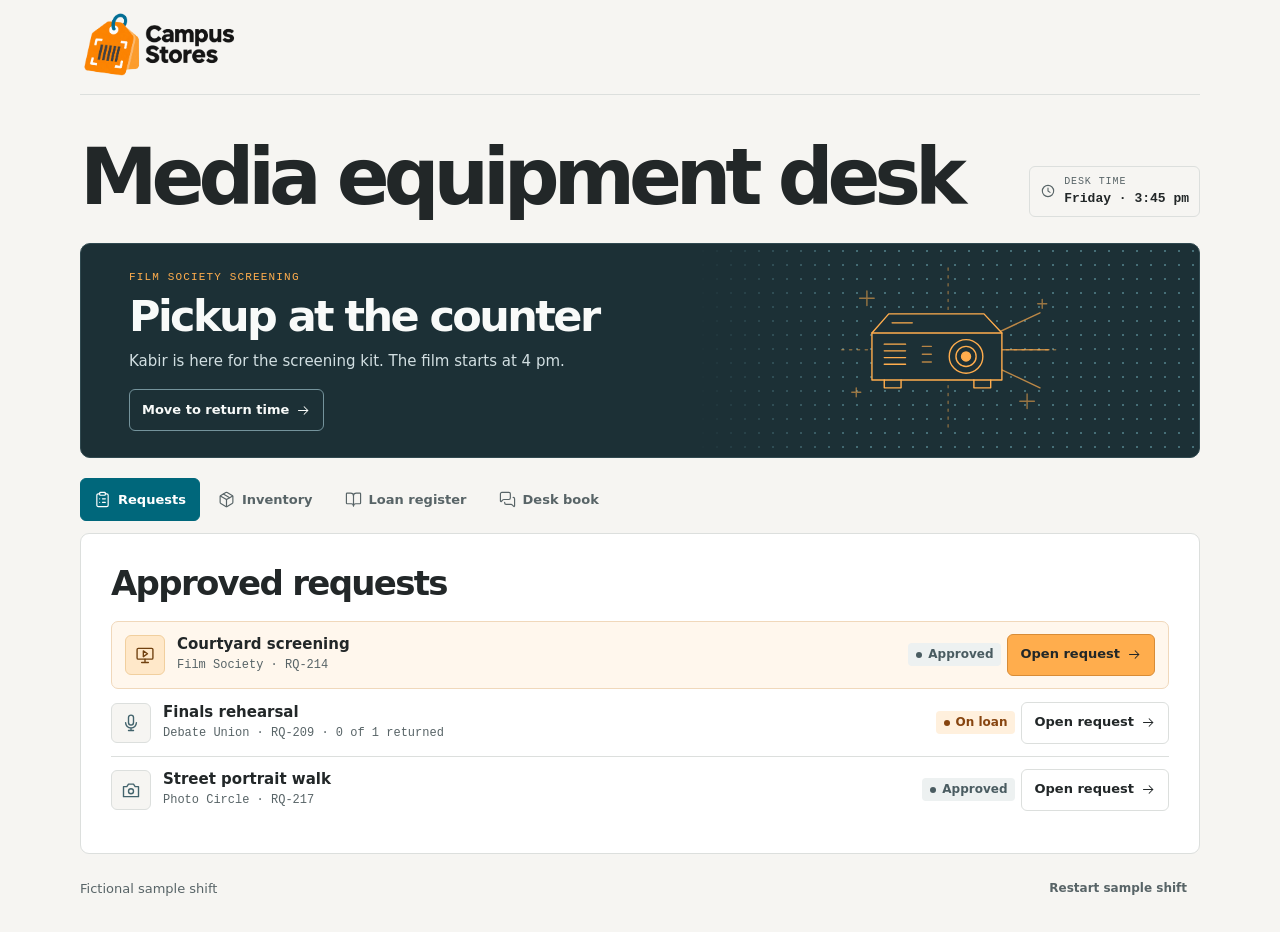
<file: index.html>
<!doctype html>
<html lang="en">
  <head>
    <meta charset="utf-8" />
    <meta name="viewport" content="width=device-width, initial-scale=1" />
    <title>Campus Stores · Media equipment desk</title>
    <meta
      name="description"
      content="Issue media equipment, record returns, and hand over open loans at the campus desk."
    />
    <link rel="stylesheet" href="./styles.css" />
    <script defer src="./app.js"></script>
  </head>
  <body>
    <svg
      xmlns="http://www.w3.org/2000/svg"
      width="0"
      height="0"
      aria-hidden="true"
      class="icon-library"
    >
      <symbol id="icon-package" viewBox="0 0 24 24">
        <path
          d="M11 21.73a2 2 0 0 0 2 0l7-4A2 2 0 0 0 21 16V8a2 2 0 0 0-1-1.73l-7-4a2 2 0 0 0-2 0l-7 4A2 2 0 0 0 3 8v8a2 2 0 0 0 1 1.73z"
        />
        <path d="M12 22V12" />
        <polyline points="3.29 7 12 12 20.71 7" />
        <path d="m7.5 4.27 9 5.15" />
      </symbol>
      <symbol id="icon-clipboard-list" viewBox="0 0 24 24">
        <rect width="8" height="4" x="8" y="2" rx="1" ry="1" />
        <path
          d="M16 4h2a2 2 0 0 1 2 2v14a2 2 0 0 1-2 2H6a2 2 0 0 1-2-2V6a2 2 0 0 1 2-2h2"
        />
        <path d="M12 11h4" />
        <path d="M12 16h4" />
        <path d="M8 11h.01" />
        <path d="M8 16h.01" />
      </symbol>
      <symbol id="icon-book-open" viewBox="0 0 24 24">
        <path d="M12 7v14" />
        <path
          d="M3 18a1 1 0 0 1-1-1V4a1 1 0 0 1 1-1h5a4 4 0 0 1 4 4 4 4 0 0 1 4-4h5a1 1 0 0 1 1 1v13a1 1 0 0 1-1 1h-6a3 3 0 0 0-3 3 3 3 0 0 0-3-3z"
        />
      </symbol>
      <symbol id="icon-messages-square" viewBox="0 0 24 24">
        <path
          d="M16 10a2 2 0 0 1-2 2H6.828a2 2 0 0 0-1.414.586l-2.202 2.202A.71.71 0 0 1 2 14.286V4a2 2 0 0 1 2-2h10a2 2 0 0 1 2 2z"
        />
        <path
          d="M20 9a2 2 0 0 1 2 2v10.286a.71.71 0 0 1-1.212.502l-2.202-2.202A2 2 0 0 0 17.172 19H10a2 2 0 0 1-2-2v-1"
        />
      </symbol>
      <symbol id="icon-screening" viewBox="0 0 24 24">
        <rect x="2.5" y="4" width="19" height="13" rx="1.5" />
        <path d="M8 21h8m-4-4v4m-2-14 5 3.5-5 3.5z" />
      </symbol>
      <symbol id="icon-speaker" viewBox="0 0 24 24">
        <rect x="5" y="2.5" width="14" height="19" rx="2" />
        <circle cx="12" cy="14" r="3.5" />
        <path d="M12 6.5h.01" />
      </symbol>
      <symbol id="icon-adapter" viewBox="0 0 24 24">
        <rect x="4" y="3" width="8" height="5" rx="1" />
        <path d="M8 8v5a3 3 0 0 0 3 3h5m2-3h4v6h-4a2 2 0 0 1-2-2v-2a2 2 0 0 1 2-2Z" />
      </symbol>
      <symbol id="icon-microphone" viewBox="0 0 24 24">
        <rect x="9" y="2.5" width="6" height="12" rx="3" />
        <path d="M5.5 11.5a6.5 6.5 0 0 0 13 0M12 18v3m-3 0h6" />
      </symbol>
      <symbol id="icon-camera" viewBox="0 0 24 24">
        <path d="M3 8h4l2-3h6l2 3h4v12H3z" />
        <circle cx="12" cy="13.5" r="3" />
      </symbol>
      <symbol id="icon-arrow" viewBox="0 0 24 24">
        <path d="M4 12h15m-6-6 6 6-6 6" />
      </symbol>
      <symbol id="icon-clock" viewBox="0 0 24 24">
        <circle cx="12" cy="12" r="8.5" />
        <path d="M12 7.5V12l3 2" />
      </symbol>
    </svg>
    <main>
      <div id="campus-stores">
        <header class="mast">
          <div class="brandblock">
            <img class="brand-logo" src="./logo.png" width="1921" height="819" alt="Campus Stores" />
          </div>
        </header>
        <div class="desk">
          <div class="intro">
            <h1>Media equipment desk</h1>
            <div class="clock">
              <svg aria-hidden="true" class="store-icon"><use href="#icon-clock"></use></svg>
              <div><small>Desk time</small><strong data-clock></strong></div>
            </div>
          </div>
          <aside class="shift" aria-label="Current shift">
            <div class="shift-content">
              <div class="eyebrow">Film Society screening</div>
              <h2 data-shift-title tabindex="-1"></h2>
              <p data-shift></p>
              <button type="button" data-action="advance">
                <span data-advance-label></span>
                <svg aria-hidden="true" class="store-icon"><use href="#icon-arrow"></use></svg>
              </button>
            </div>
            <div class="shift-art" aria-hidden="true">
              <span class="art-grid"></span>
              <svg class="art-device" viewBox="0 0 228 164" fill="none" xmlns="http://www.w3.org/2000/svg">
                <g stroke="currentColor" stroke-width="1.25" stroke-linecap="round" stroke-linejoin="round">
                  <path opacity=".45" stroke-dasharray="2 5" d="M115 8v147M20 81h192" />
                  <path opacity=".55" d="M36 35h13m-6.5-6.5v13M179 127h13m-6.5-6.5v13M195 40h8m-4-4v8M29 119h8m-4-4v8" />
                  <path opacity=".7" d="M146 72l51-24m-51 43 51 24m-51-34h59" />
                  <path fill="var(--art-fill, #232c24)" d="M47 66l15-17h85l16 17v42H47z" />
                  <path d="M47 66h116M58 108v7h15v-7m65 0v7h15v-7M65 57h18m-25 19h19m-19 6h19m-19 6h19m-19 6h19" />
                  <circle cx="131" cy="87" r="15" fill="var(--art-fill, #232c24)" />
                  <circle cx="131" cy="87" r="9" /><circle cx="131" cy="87" r="4" fill="currentColor" />
                  <path opacity=".68" d="M92 78h8m-8 7h8m-8 7h8" />
                </g>
              </svg>
            </div>
          </aside>
          <div class="shell">
            <nav aria-label="Desk tools" data-nav></nav>
            <section class="page" data-page aria-label="Selected desk tool"></section>
          </div>
          <footer class="statusbar">
            <span role="status" data-status></span>
            <button type="button" data-action="undo-return" hidden>Undo return</button>
            <button type="button" class="text-button" data-action="restart">Restart sample shift</button>
          </footer>
        </div>
      </div>
    </main>
  </body>
</html>
</file>
<file: styles.css>
:root {
  color-scheme: light;
  background: #f6f5f2;
}

body {
  margin: 0;
}

.icon-library {
  position: absolute;
  overflow: hidden;
  pointer-events: none;
}

#campus-stores {
  --ink: #222728;
  --quiet: #586467;
  --paper: #ffffff;
  --canvas: #f6f5f2;
  --line: #dcdfdd;
  --accent: #ffad4d;
  --dark: #1c3036;
  --teal: #00677b;
  --focus: #00677b;
  --warn: #874510;
  --art-fill: #1c3036;
  --mono: "SFMono-Regular", Consolas, "Liberation Mono", monospace;

  width: min(100% - 80px, 1120px);
  margin: 0 auto;
  color: var(--ink);
  font: 15px/1.5 Inter, "Segoe UI", system-ui, sans-serif;
  -webkit-font-smoothing: antialiased;
}

#campus-stores *,
#campus-stores *::before,
#campus-stores *::after {
  box-sizing: border-box;
}

#campus-stores [hidden] {
  display: none !important;
}

#campus-stores :is(h1, h2, h3, p, dl, dd) {
  margin: 0;
}

#campus-stores h1 {
  font-size: clamp(43px, 6.2vw, 78px);
  font-weight: 630;
  letter-spacing: -0.077em;
  line-height: 0.99;
}

#campus-stores h2 {
  font-size: clamp(24px, 3vw, 34px);
  font-weight: 660;
  letter-spacing: -0.05em;
  line-height: 1.13;
}

#campus-stores h3 {
  font-size: 16px;
  font-weight: 680;
  line-height: 1.25;
}

#campus-stores :is(.muted, small) {
  color: var(--quiet);
}

#campus-stores small {
  font-size: 13px;
}

.store-icon {
  display: block;
  width: 20px;
  height: 20px;
  flex: none;
  fill: none;
  stroke: currentColor;
  stroke-width: 1.65;
  stroke-linecap: round;
  stroke-linejoin: round;
}

.mast,
.brandblock,
.intro,
.sectionhead,
.statusbar,
.buttons {
  display: flex;
  align-items: center;
  gap: 12px;
}

.mast {
  padding: 12px 0;
  border-bottom: 1px solid var(--line);
}

.brand-logo {
  display: block;
  width: 165px;
  max-width: 100%;
  height: auto;
}

.desk {
  padding: 30px 0 0;
}

.intro {
  justify-content: space-between;
  align-items: flex-end;
  margin: 14px 0 26px;
}

.eyebrow,
.clock small,
.clock strong,
.row-main small,
.detail-meta,
.record > small {
  font-family: var(--mono);
}

.eyebrow {
  display: block;
  color: var(--quiet);
  font-size: 11px;
  letter-spacing: 0.105em;
  line-height: 1.35;
  text-transform: uppercase;
}

.clock {
  display: flex;
  flex: none;
  align-items: center;
  gap: 8px;
  padding: 7px 10px;
  border: 1px solid var(--line);
  border-radius: 6px;
  text-align: left;
}

.clock svg {
  width: 16px;
  height: 16px;
  color: var(--quiet);
}

.clock > div {
  display: grid;
}

#campus-stores .clock small {
  font-size: 10px;
  letter-spacing: 0.09em;
  text-transform: uppercase;
}

.clock strong {
  font-size: 13px;
  font-variant-numeric: tabular-nums;
}

.shift {
  position: relative;
  display: grid;
  min-height: 190px;
  align-items: center;
  overflow: hidden;
  isolation: isolate;
  padding: 26px clamp(22px, 4.1vw, 48px);
  border: 1px solid #304950;
  border-radius: 10px;
  background: var(--dark);
  color: #f8faf9;
}

.shift-content {
  position: relative;
  z-index: 1;
  display: grid;
  justify-items: start;
  gap: 9px;
  max-width: 65%;
}

.shift .eyebrow {
  color: var(--accent);
}

#campus-stores .shift h2 {
  font-size: clamp(25px, 4vw, 43px);
  font-weight: 630;
  letter-spacing: -0.06em;
  line-height: 1.1;
}

.shift p:not(.eyebrow) {
  max-width: 57ch;
  color: #d2dfe2;
}

.shift .shift-content button {
  display: inline-flex;
  align-items: center;
  gap: 8px;
  margin-top: 8px;
}

.shift .shift-content button svg {
  width: 16px;
  height: 16px;
}

.shift-art {
  position: absolute;
  inset: 0 0 0 auto;
  display: grid;
  width: 45%;
  place-items: center;
  pointer-events: none;
}

.art-grid {
  position: absolute;
  inset: 0;
  width: 100%;
  height: 100%;
  background-image: radial-gradient(#6fadb880 0.85px, transparent 0.85px);
  background-size: 14px 14px;
  mask-image: linear-gradient(to right, transparent, #000 33%);
}

.art-device {
  position: relative;
  display: block;
  width: min(100% - 48px, 318px);
  max-height: 86%;
  color: var(--accent);
}

#campus-stores :is(button, select, input, textarea) {
  min-width: 0;
  padding: 8px 12px;
  border: 1px solid var(--line);
  border-radius: 6px;
  background: var(--paper);
  color: var(--ink);
  font: inherit;
}

#campus-stores button {
  min-height: 42px;
  cursor: pointer;
  font-size: 13px;
  font-weight: 660;
  line-height: 1.25;
}

#campus-stores button:has(svg) {
  display: inline-flex;
  align-items: center;
  justify-content: center;
  gap: 7px;
}

#campus-stores button svg {
  width: 15px;
  height: 15px;
}

#campus-stores button:hover:not(:disabled) {
  border-color: var(--ink);
  background: #eff3f3;
}

#campus-stores button:disabled {
  cursor: default;
  opacity: 0.55;
}

#campus-stores .primary {
  border-color: #d88c36;
  background: var(--accent);
  color: var(--ink);
}

#campus-stores .primary:hover:not(:disabled) {
  border-color: #bd7425;
  background: #ffbd70;
}

#campus-stores .shift button {
  border-color: #74939c;
  background: transparent;
  color: #f8faf9;
}

#campus-stores .shift button:hover {
  border-color: var(--accent);
  background: #2b4750;
}

#campus-stores :is(button, input, textarea, select):focus-visible {
  outline: 2px solid var(--focus);
  outline-offset: 3px;
}

#campus-stores .shift :focus-visible {
  outline-color: var(--accent);
}

.shell {
  display: grid;
  gap: 12px;
  margin-top: 20px;
}

#campus-stores nav[data-nav] {
  display: flex;
  flex-wrap: wrap;
  gap: 4px;
}

#campus-stores nav button {
  display: inline-flex;
  min-height: 43px;
  align-items: center;
  gap: 7px;
  padding-inline: 13px;
  border-color: transparent;
  background: transparent;
  color: var(--quiet);
}

#campus-stores nav button:hover {
  border-color: var(--line);
  background: var(--paper);
  color: var(--ink);
}

#campus-stores nav button[aria-pressed="true"],
#campus-stores .buttons button[aria-pressed="true"] {
  border-color: var(--teal);
  background: var(--teal);
  color: #ffffff;
}

#campus-stores nav button[aria-pressed="true"] svg {
  color: #ffffff;
}

#campus-stores nav svg {
  width: 17px;
  height: 17px;
}

.page {
  min-width: 0;
  min-height: 208px;
  padding: clamp(16px, 3vw, 30px);
  border: 1px solid var(--line);
  border-radius: 9px;
  background: var(--paper);
}

.sectionhead,
.statusbar {
  justify-content: space-between;
  flex-wrap: wrap;
}

.sectionhead {
  margin-bottom: 18px;
}

#campus-stores .sectionhead p {
  margin-top: 4px;
  color: var(--quiet);
}

.queue {
  display: grid;
  gap: 0;
}

.row,
.kit-item {
  display: grid;
  grid-template-columns: auto minmax(0, 1fr) auto;
  align-items: center;
  gap: 12px;
  padding: 12px 0;
  border-top: 1px solid var(--line);
}

.row.priority {
  padding-inline: 13px;
  border: 1px solid #f0d8bb;
  border-radius: 7px;
  background: #fff7ed;
}

.row.priority + .row {
  border-top-color: transparent;
}

.row-icon {
  display: grid;
  width: 40px;
  height: 40px;
  place-items: center;
  flex: none;
  border: 1px solid var(--line);
  border-radius: 6px;
  background: var(--canvas);
  color: #42636c;
}

.priority .row-icon {
  border-color: #f1cf9e;
  background: #ffe8c9;
  color: #714110;
}

.row-icon svg {
  width: 20px;
  height: 20px;
}

.row-main {
  min-width: 0;
  overflow-wrap: anywhere;
}

.row-main strong,
.row-main small,
.row > div > small {
  display: block;
}

.row-main strong {
  font-weight: 680;
  line-height: 1.25;
}

#campus-stores .row-main small {
  margin-top: 3px;
  font-size: 12px;
  line-height: 1.4;
}

.row-action {
  display: flex;
  align-items: center;
  justify-content: flex-end;
  flex-wrap: wrap;
  gap: 6px;
}

.tag {
  display: inline-flex;
  align-items: center;
  gap: 6px;
  padding: 4px 8px;
  border-radius: 4px;
  background: #edf1f1;
  color: #4a5c61;
  font-size: 12px;
  font-weight: 650;
  line-height: 1.25;
}

.tag.good {
  background: #e0f1ef;
  color: #006070;
}

.tag.warn {
  background: #fff0dd;
  color: var(--warn);
}

.tag::before {
  width: 6px;
  height: 6px;
  flex: none;
  border-radius: 50%;
  background: currentColor;
  content: "";
}

.record {
  margin-top: 12px;
  padding: 13px 15px;
  border-left: 3px solid #64a7b0;
  background: #eef5f5;
  overflow-wrap: anywhere;
}

#campus-stores .record p {
  margin-top: 5px;
}

.buttons {
  flex-wrap: wrap;
  margin: 10px 0;
}

.form {
  display: grid;
  grid-template-columns: repeat(2, minmax(0, 1fr));
  gap: 12px;
  margin: 12px 0;
}

.form label {
  display: block;
  min-width: 0;
  font-size: 13px;
  font-weight: 650;
}

.form label span {
  display: block;
  margin-bottom: 4px;
}

#campus-stores .form :is(select, input, textarea) {
  width: 100%;
  min-height: 42px;
  font-size: 15px;
  font-weight: 400;
}

.full {
  grid-column: 1 / -1;
}

#campus-stores textarea {
  resize: vertical;
}

#campus-stores .text-button {
  border-color: transparent;
  background: transparent;
  color: var(--quiet);
}

.empty {
  padding: 16px 0;
  border-top: 1px solid var(--line);
  color: var(--quiet);
}

.detail-top {
  display: flex;
  align-items: center;
  justify-content: space-between;
  gap: 12px;
  margin-bottom: 12px;
}

#campus-stores .detail-meta + .record {
  margin-top: 12px;
}

.detail-meta {
  display: flex;
  flex-wrap: wrap;
  gap: 6px 14px;
  color: var(--quiet);
  font-size: 12px;
}

.kit-grid {
  display: grid;
  margin: 15px 0 0;
}

.kit-grid > h3 {
  padding: 0 0 10px;
}

.kit-item .row-action label {
  width: 100%;
  min-width: 0;
}

.kit-item .row-action label span {
  position: absolute;
  width: 1px;
  height: 1px;
  overflow: hidden;
  clip-path: inset(50%);
  white-space: nowrap;
}

#campus-stores .kit-item select {
  width: 100%;
  min-height: 42px;
  font-size: 13px;
}

.kit-extra {
  grid-column: 2 / -1;
  min-width: 0;
  margin-top: -7px;
}

#campus-stores .kit-extra > button {
  margin-left: 4px;
}

.checkout {
  margin-top: 16px;
  padding-top: 16px;
  border-top: 1px solid var(--line);
}

.checkout-actions {
  display: flex;
  align-items: center;
  flex-wrap: wrap;
  gap: 8px;
}

.checkout-actions {
  margin-top: 10px;
}

.handover,
.return-form {
  margin: 10px 0 2px;
  padding: 0 12px 12px;
  border: 1px solid var(--line);
  border-radius: 6px;
  background: #f4f7f7;
}

#campus-stores .handover-summary {
  margin-top: 6px;
  padding: 7px 10px;
  border-radius: 5px;
  background: #eaf3f4;
  font-size: 13px;
  overflow-wrap: anywhere;
}

.handover-summary strong {
  margin-right: 5px;
}

.form-error {
  margin: 8px 0;
  color: #922a1c;
  font-size: 13px;
}

.message-list {
  display: grid;
  gap: 8px;
}

#campus-stores .statusbar {
  padding: 14px 0 22px;
  color: var(--quiet);
  font-size: 13px;
}

.statusbar [role="status"] {
  flex: 1 1 160px;
}

#campus-stores .statusbar button {
  border-color: transparent;
  background: transparent;
  color: var(--quiet);
  font-size: 12px;
}

@media (max-width: 760px) {
  #campus-stores {
    width: calc(100% - 36px);
  }

  .desk {
    padding-top: 16px;
  }

  .intro {
    align-items: flex-start;
    flex-direction: column;
    gap: 16px;
  }

  .shift-art {
    width: 41%;
  }

  .art-device {
    width: 86%;
    opacity: 0.76;
  }
}

@media (max-width: 485px) {
  #campus-stores {
    width: calc(100% - 28px);
  }

  .mast {
    gap: 8px;
    padding: 12px 0;
  }

  .brandblock {
    gap: 7px;
  }

  .brand-logo {
    width: 142px;
  }

  .intro {
    margin: 10px 0 17px;
  }

  .shift {
    min-height: 0;
    padding: 19px 16px;
  }

  .shift-content {
    max-width: 88%;
  }

  .shift-art {
    width: 35%;
    justify-items: end;
    opacity: 0.43;
  }

  .art-device {
    position: absolute;
    bottom: 9px;
    right: -14px;
    width: 112px;
  }

  .art-grid {
    mask-image: linear-gradient(to right, transparent, #000 80%);
  }

  .shell {
    gap: 8px;
    margin-top: 12px;
  }

  #campus-stores nav[data-nav] {
    display: grid;
    grid-template-columns: repeat(4, minmax(0, 1fr));
  }

  #campus-stores nav button {
    display: grid;
    justify-items: center;
    gap: 4px;
    padding: 6px 2px;
    font-size: 11px;
  }

  #campus-stores nav svg {
    width: 15px;
    height: 15px;
  }

  .sectionhead {
    margin-bottom: 12px;
  }

  .row,
  .kit-item {
    gap: 8px;
  }

  .row.priority {
    padding-inline: 8px;
  }

  .row-icon {
    width: 32px;
    height: 32px;
  }

  .row-icon svg {
    width: 17px;
    height: 17px;
  }

  .row-action {
    justify-content: flex-end;
    max-width: 119px;
    text-align: right;
  }

  .row-action button {
    padding-inline: 7px;
  }

  #campus-stores .row-action button svg {
    display: none;
  }

  .kit-item:has(select) {
    grid-template-columns: auto minmax(0, 1fr);
  }

  .kit-item:has(select) .row-action {
    grid-column: 2 / -1;
    max-width: none;
  }

  .kit-extra {
    margin-top: 0;
  }

  .form {
    grid-template-columns: minmax(0, 1fr);
  }
}

@media (pointer: coarse) {
  #campus-stores :is(button, select) {
    min-height: 44px;
  }
}
</file>
